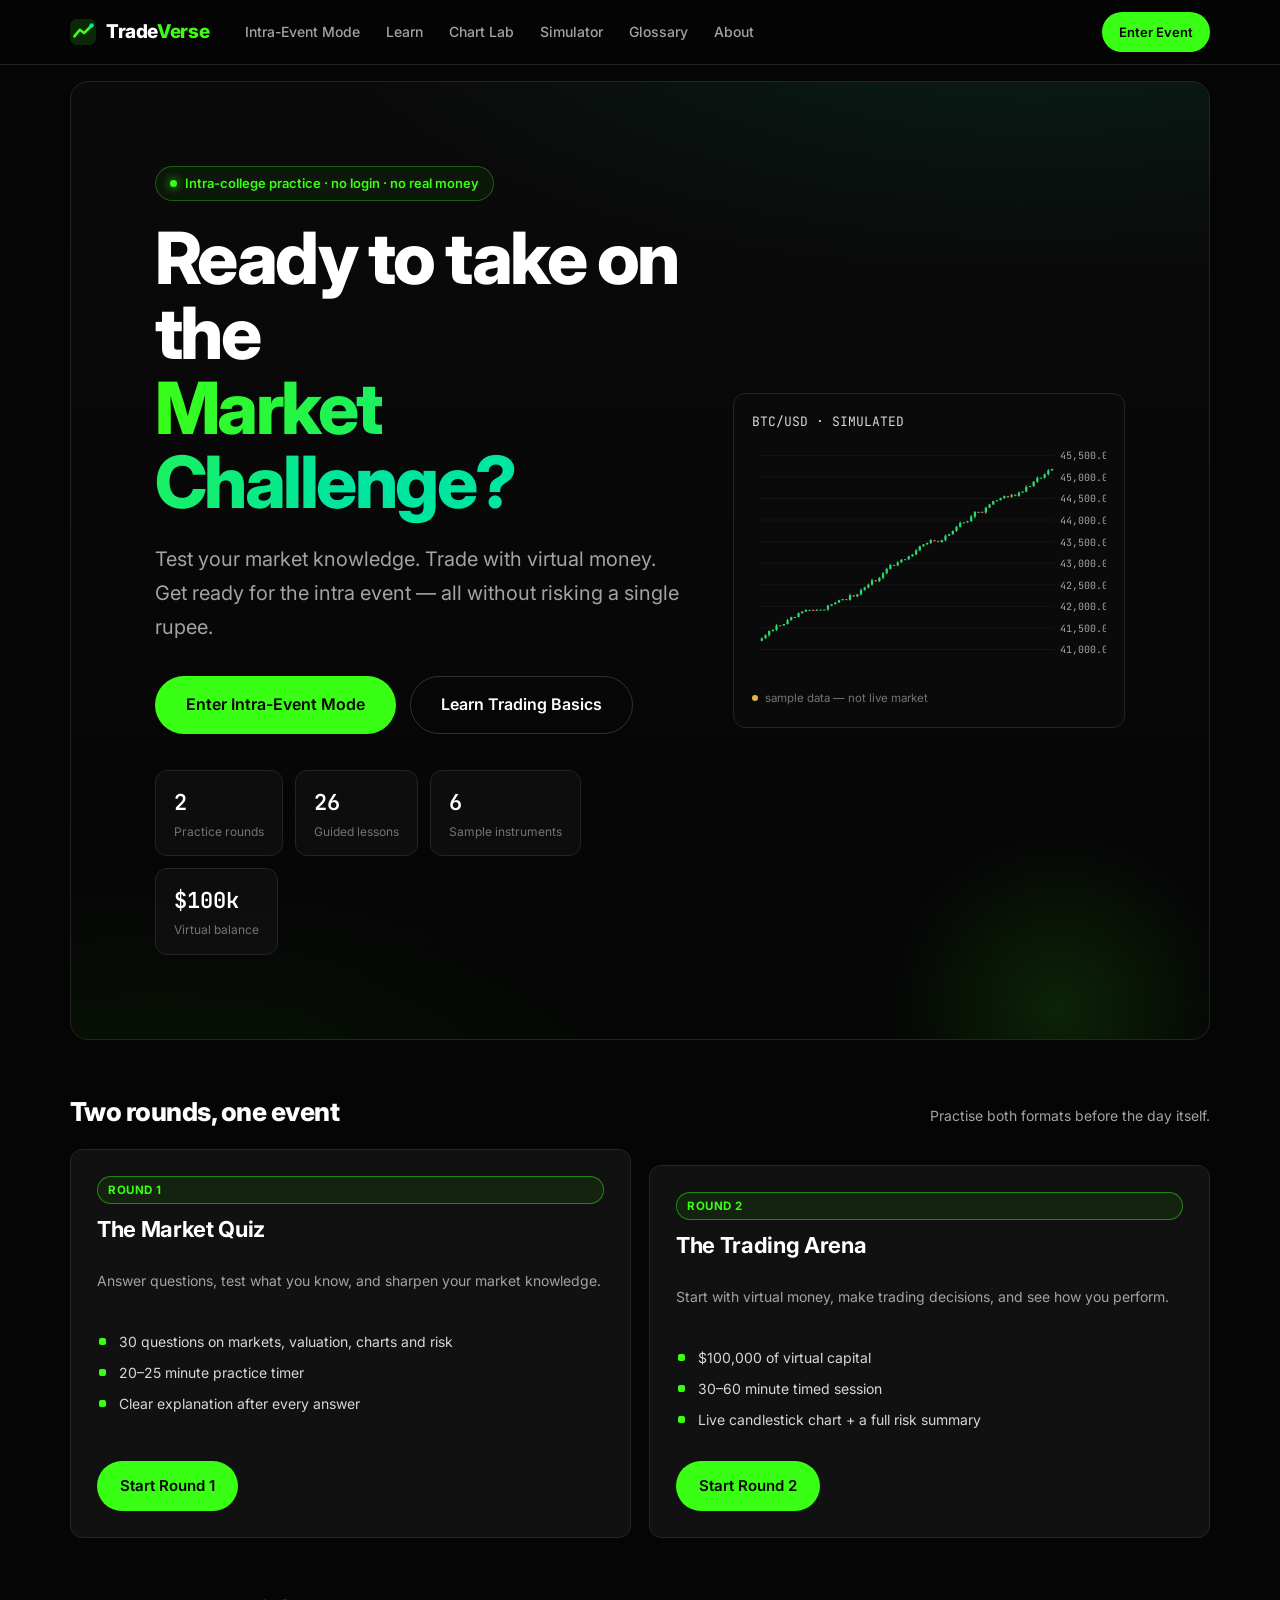
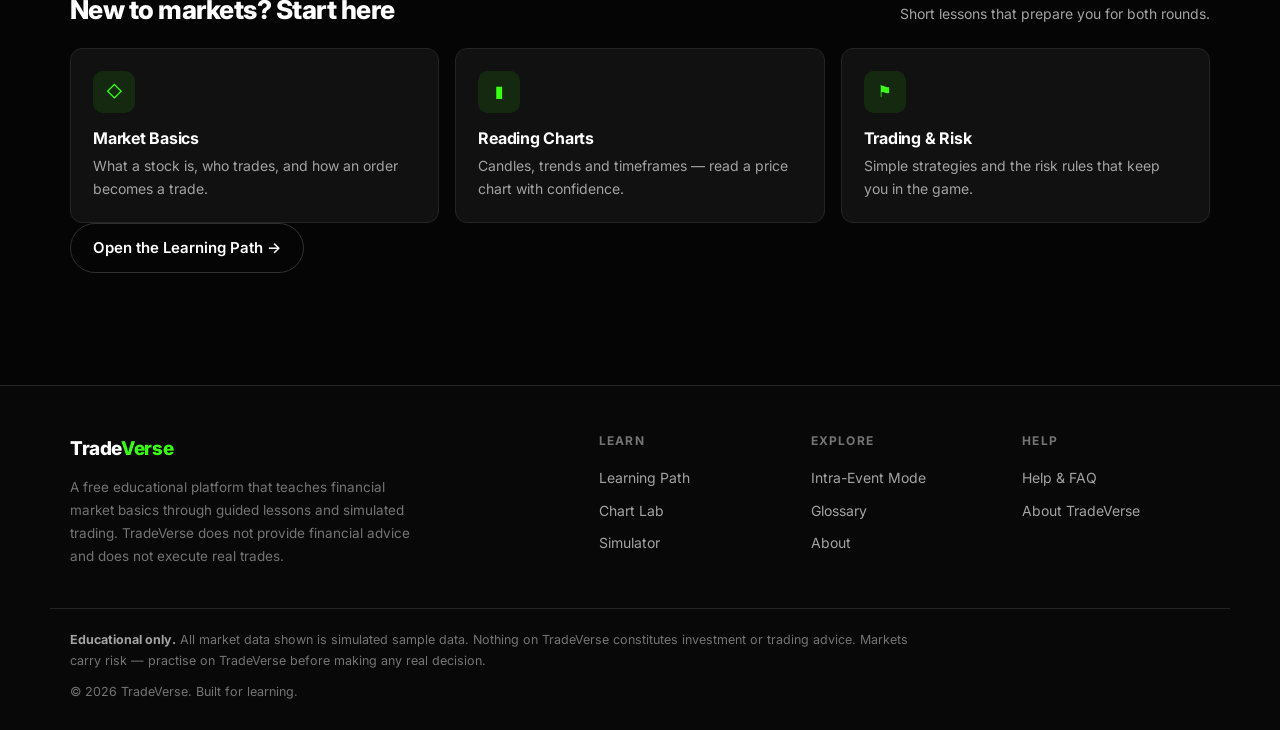
<file: index.html>
<!DOCTYPE html>
<html lang="en">
<head>
<meta charset="UTF-8">
<meta name="viewport" content="width=device-width, initial-scale=1.0, viewport-fit=cover">
<title>TradeVerse — Understand the Market. Practise Every Move.</title>
<meta name="description" content="TradeVerse is a free, educational trading simulator: practise a timed market quiz and a risk-free trading arena with virtual money, plus beginner lessons and interactive charts. No real money, no login.">
<meta name="robots" content="index, follow">
<meta name="color-scheme" content="dark">
<meta name="theme-color" content="#050505">

<link rel="canonical" href="https://tradeverse-simulation.netlify.app/">
<meta property="og:url" content="https://tradeverse-simulation.netlify.app/">
<meta property="og:type" content="website">
<meta property="og:site_name" content="TradeVerse">
<meta property="og:title" content="TradeVerse — Understand the Market. Practise Every Move.">
<meta property="og:description" content="Practise a timed market quiz and a risk-free trading arena with virtual money. Free, educational, no login — sample data only.">
<meta property="og:image" content="https://tradeverse-simulation.netlify.app/assets/og-image.svg">
<meta property="og:image:alt" content="TradeVerse — learn markets and practise trading risk-free">
<meta property="og:locale" content="en_US">
<meta name="twitter:card" content="summary_large_image">
<meta name="twitter:title" content="TradeVerse — Understand the Market. Practise Every Move.">
<meta name="twitter:description" content="Practise a timed market quiz and a risk-free trading arena with virtual money. Free, educational, no login — sample data only.">
<meta name="twitter:image" content="https://tradeverse-simulation.netlify.app/assets/og-image.svg">

<link rel="icon" type="image/svg+xml" href="assets/favicon.svg">
<link rel="preconnect" href="https://fonts.googleapis.com">
<link rel="preconnect" href="https://fonts.gstatic.com" crossorigin>
<link href="https://fonts.googleapis.com/css2?family=Inter:wght@400;500;600;700;800&family=JetBrains+Mono:wght@400;500;600&display=swap" rel="stylesheet">
<link rel="stylesheet" href="css/theme.css">
</head>
<body>
<a class="skip-link" href="#main">Skip to content</a>

<header class="site-header" id="site-header">
  <div class="container header-inner">
    <a class="brand" href="#/" data-route="home" aria-label="TradeVerse home">
      <svg class="brand-mark" width="26" height="26" viewBox="0 0 24 24" aria-hidden="true">
        <rect width="24" height="24" rx="6" fill="#39FF14" opacity="0.14"/>
        <path d="M4 16 L9 10 L13 13 L20 6" stroke="#39FF14" stroke-width="2.4" fill="none" stroke-linecap="round" stroke-linejoin="round"/>
        <circle cx="20" cy="6" r="2" fill="#00E5A0"/>
      </svg>
      <span class="brand-name">Trade<span class="brand-accent">Verse</span></span>
    </a>
    <nav class="main-nav" id="main-nav" aria-label="Primary">
      <a href="#/event" data-route="event">Intra-Event Mode</a>
      <a href="#/learn" data-route="learn">Learn</a>
      <a href="#/chart-lab" data-route="chart-lab">Chart Lab</a>
      <a href="#/simulator" data-route="simulator">Simulator</a>
      <a href="#/glossary" data-route="glossary">Glossary</a>
      <a href="#/about" data-route="about">About</a>
    </nav>
    <div class="header-actions">
      <a href="#/event" data-route="event" class="btn btn-primary btn-small">Enter Event</a>
      <button class="nav-toggle" id="nav-toggle" aria-expanded="false" aria-controls="main-nav" aria-label="Open navigation">
        <span></span><span></span><span></span>
      </button>
    </div>
  </div>
</header>

<main id="main" class="page" tabindex="-1">
  <div id="view" class="view" aria-live="polite"></div>
</main>

<footer class="site-footer">
  <div class="container footer-grid">
    <div class="footer-brand">
      <span class="brand-name">Trade<span class="brand-accent">Verse</span></span>
      <p>A free educational platform that teaches financial market basics through guided lessons and simulated trading. TradeVerse does not provide financial advice and does not execute real trades.</p>
    </div>
    <nav class="footer-nav" aria-label="Footer">
      <div class="footer-col">
        <h4>Learn</h4>
        <a href="#/learn" data-route="learn">Learning Path</a>
        <a href="#/chart-lab" data-route="chart-lab">Chart Lab</a>
        <a href="#/simulator" data-route="simulator">Simulator</a>
      </div>
      <div class="footer-col">
        <h4>Explore</h4>
        <a href="#/event" data-route="event">Intra-Event Mode</a>
        <a href="#/glossary" data-route="glossary">Glossary</a>
        <a href="#/about" data-route="about">About</a>
      </div>
      <div class="footer-col">
        <h4>Help</h4>
        <a href="#/help" data-route="help">Help &amp; FAQ</a>
        <a href="#/about" data-route="about">About TradeVerse</a>
      </div>
    </nav>
  </div>
  <div class="container footer-bottom">
    <p class="disclaimer">
      <strong>Educational only.</strong> All market data shown is simulated sample data. Nothing on TradeVerse constitutes investment or trading advice. Markets carry risk — practise on TradeVerse before making any real decision.
    </p>
    <p class="copyright">© <span id="year">2026</span> TradeVerse. Built for learning.</p>
  </div>
</footer>

<div class="modal-root" id="modal-root" hidden></div>
<div class="toast-root" id="toast-root" aria-live="polite" aria-atomic="true"></div>
<noscript><p class="noscript">TradeVerse needs JavaScript enabled to run its interactive lessons, charts, and simulator.</p></noscript>

<script src="js/format.js"></script>
<script src="js/dom.js"></script>
<script src="js/markdown.js"></script>
<script src="js/store.js"></script>
<script src="js/engine/simulation.js"></script>
<script src="js/engine/quiz.js"></script>
<script src="js/data/market.js"></script>
<script src="js/data/glossary.js"></script>
<script src="js/data/quiz-bank.js"></script>
<script src="js/data/lessons.js"></script>
<script src="js/chart.js"></script>
<script src="js/widgets.js"></script>
<script src="js/router.js"></script>
<script src="js/views/landing.js"></script>
<script src="js/views/learning-path.js"></script>
<script src="js/views/lesson.js"></script>
<script src="js/views/chart-lab.js"></script>
<script src="js/views/simulator.js"></script>
<script src="js/views/arena-hub.js"></script>
<script src="js/views/quiz.js"></script>
<script src="js/views/trading-arena.js"></script>
<script src="js/views/glossary.js"></script>
<script src="js/views/about-help.js"></script>
<script src="js/views/not-found.js"></script>
<script src="js/app.js"></script>
</body>
</html>
</file>
<file: css/theme.css>
/* ============================================================
   TradeVerse — design system
   Palette / type / components. Olymptrade-inspired direction,
   original implementation. No external image dependencies.
   ============================================================ */

:root {
  --bg: #050505;
  --bg-2: #080808;
  --surface: #111111;
  --surface-2: #161616;
  --surface-3: #191919;
  --hairline: #242424;
  --hairline-2: #303030;

  --text: #ffffff;
  --text-2: #d7d7d7;
  --text-mute: #a3a3a3;
  --text-dim: #747474;

  --accent: #39ff14;
  --accent-rgb: 57, 255, 20;
  --mint: #00e5a0;
  --up: #2fd672;
  --down: #ff5c5c;

  --danger: #ff5c5c;
  --warn: #e8b54a;

  --radius-s: 8px;
  --radius-m: 12px;
  --radius-l: 18px;
  --radius-pill: 999px;

  --shadow-s: 0 1px 2px rgba(0,0,0,.4);
  --shadow-m: 0 10px 30px rgba(0,0,0,.45);
  --shadow-l: 0 24px 70px rgba(0,0,0,.6);

  --font-ui: 'Inter', system-ui, -apple-system, 'Segoe UI', Roboto, Helvetica, Arial, sans-serif;
  --font-mono: 'JetBrains Mono', ui-monospace, 'Cascadia Code', Consolas, Menlo, monospace;

  --nav-h: 64px;
  --maxw: 1180px;
  --transition: 180ms cubic-bezier(.4,0,.2,1);

  --focus-ring: 0 0 0 3px rgba(var(--accent-rgb), .45);
}

* { box-sizing: border-box; }
html, body { margin: 0; padding: 0; }
html { scroll-behavior: smooth; }

body {
  background: var(--bg);
  color: var(--text);
  font-family: var(--font-ui);
  font-size: 16px;
  line-height: 1.6;
  -webkit-font-smoothing: antialiased;
  text-rendering: optimizeLegibility;
}

::selection { background: rgba(var(--accent-rgb), .28); color: #fff; }

img { max-width: 100%; display: block; }

a { color: var(--mint); text-decoration: none; }
a:hover { color: var(--accent); }

h1,h2,h3,h4,h5 { margin: 0; line-height: 1.2; font-weight: 700; letter-spacing: -.015em; }

:focus-visible {
  outline: none;
  box-shadow: var(--focus-ring);
  border-radius: 6px;
}

.skip-link {
  position: absolute; left: -999px; top: 8px; z-index: 200;
  background: var(--surface-3); color: var(--text); padding: 10px 16px;
  border-radius: var(--radius-s); border: 1px solid var(--hairline-2);
  font-weight: 600;
}
.skip-link:focus { left: 8px; }

.container { max-width: var(--maxw); margin: 0 auto; padding: 0 24px; }

/* ------------------------------------------------------------
   Buttons
   ------------------------------------------------------------ */
.btn {
  display: inline-flex; align-items: center; justify-content: center; gap: 8px;
  border: 1px solid transparent; border-radius: var(--radius-pill);
  font-family: var(--font-ui); font-weight: 600; font-size: 15px;
  padding: 12px 22px; cursor: pointer; text-decoration: none;
  transition: background var(--transition), border-color var(--transition),
              transform var(--transition), box-shadow var(--transition);
  min-height: 44px; white-space: nowrap; user-select: none;
}
.btn:active { transform: translateY(1px); }

.btn-primary { background: var(--accent); color: #050505; }
.btn-primary:hover { background: #5aff38; color: #050505; box-shadow: 0 8px 26px rgba(var(--accent-rgb), .35); }

.btn-outline { background: transparent; color: var(--text); border-color: var(--hairline-2); }
.btn-outline:hover { border-color: var(--accent); color: var(--accent); }

.btn-ghost { background: transparent; color: var(--text-mute); border-color: transparent; }
.btn-ghost:hover { color: var(--text); background: var(--surface-2); }

.btn-mint { background: var(--mint); color: #050505; }
.btn-mint:hover { background: #1fffb4; color: #050505; }

.btn-danger-outline { background: transparent; border-color: var(--hairline-2); color: var(--danger); }
.btn-danger-outline:hover { border-color: var(--danger); background: rgba(255,92,92,.08); }

.btn-small { padding: 8px 16px; font-size: 13px; min-height: 36px; border-radius: var(--radius-pill); }
.btn-large { padding: 15px 30px; font-size: 16px; }

.btn:disabled, .btn[aria-disabled="true"] { opacity: .45; cursor: not-allowed; transform: none !important; box-shadow: none; }

.icon-btn {
  display: inline-flex; align-items: center; justify-content: center;
  width: 40px; height: 40px; border-radius: var(--radius-s);
  border: 1px solid transparent; background: transparent; color: var(--text-mute);
  cursor: pointer; font-size: 18px; transition: all var(--transition);
}
.icon-btn:hover { color: var(--text); background: var(--surface-2); }

/* ------------------------------------------------------------
   Header / nav
   ------------------------------------------------------------ */
.site-header {
  position: sticky; top: 0; z-index: 100;
  background: rgba(5,5,5,.82);
  backdrop-filter: blur(14px);
  -webkit-backdrop-filter: blur(14px);
  border-bottom: 1px solid var(--hairline);
}
.header-inner { display: flex; align-items: center; gap: 24px; height: var(--nav-h); }

.brand { display: inline-flex; align-items: center; gap: 10px; text-decoration: none; color: var(--text); }
.brand-mark { flex: none; }
.brand-name { font-weight: 800; font-size: 19px; letter-spacing: -.02em; }
.brand-accent { color: var(--accent); }

.main-nav { display: flex; align-items: center; gap: 2px; margin-left: 8px; }
.main-nav a {
  color: var(--text-mute); font-size: 14px; font-weight: 500;
  padding: 8px 12px; border-radius: var(--radius-s); transition: color var(--transition), background var(--transition);
  text-decoration: none;
}
.main-nav a:hover { color: var(--text); background: var(--surface-2); }
.main-nav a.active { color: var(--accent); background: rgba(var(--accent-rgb), .08); }

.header-actions { margin-left: auto; display: flex; align-items: center; gap: 12px; }

.nav-toggle {
  display: none; flex-direction: column; justify-content: center; gap: 5px;
  width: 44px; height: 44px; background: var(--surface-2); border: 1px solid var(--hairline);
  border-radius: var(--radius-s); cursor: pointer; padding: 0 10px;
}
.nav-toggle span { height: 2px; background: var(--text); border-radius: 2px; transition: transform var(--transition), opacity var(--transition); }
.nav-toggle[aria-expanded="true"] span:nth-child(1) { transform: translateY(7px) rotate(45deg); }
.nav-toggle[aria-expanded="true"] span:nth-child(2) { opacity: 0; }
.nav-toggle[aria-expanded="true"] span:nth-child(3) { transform: translateY(-7px) rotate(-45deg); }

/* ------------------------------------------------------------
   Layout / page
   ------------------------------------------------------------ */
.page { min-height: 70vh; }
.view { padding: 0 0 72px; }
.view > .container { padding-top: 48px; }

.breadcrumbs {
  display: flex; flex-wrap: wrap; align-items: center; gap: 6px;
  font-size: 13px; color: var(--text-dim); margin-bottom: 20px;
}
.breadcrumbs a { color: var(--text-dim); text-decoration: none; }
.breadcrumbs a:hover { color: var(--accent); }
.breadcrumbs .sep { color: var(--hairline-2); }

.page-head { margin-bottom: 40px; max-width: 820px; }
.page-head .eyebrow {
  display: inline-flex; align-items: center; gap: 8px;
  font-size: 12px; font-weight: 700; letter-spacing: .14em; text-transform: uppercase;
  color: var(--accent); margin-bottom: 14px;
}
.page-head .eyebrow::before { content: ""; width: 22px; height: 2px; background: var(--accent); border-radius: 2px; }
.page-head h1 { font-size: clamp(34px, 5vw, 56px); font-weight: 800; letter-spacing: -.03em; }
.page-head .lead { color: var(--text-mute); font-size: 18px; line-height: 1.7; margin-top: 14px; max-width: 640px; }

/* ------------------------------------------------------------
   Cards
   ------------------------------------------------------------ */
.card {
  background: var(--surface); border: 1px solid var(--hairline);
  border-radius: var(--radius-m); padding: 24px;
}
.card + .card { margin-top: 16px; }

.card-grid {
  display: grid; gap: 16px;
  grid-template-columns: repeat(auto-fill, minmax(280px, 1fr));
}

.hover-card { transition: border-color var(--transition), transform var(--transition), background var(--transition); text-decoration: none; color: inherit; }
.hover-card:hover { border-color: var(--hairline-2); transform: translateY(-2px); background: var(--surface-2); }

.card-title { font-size: 17px; font-weight: 700; margin-bottom: 6px; }
.card-text { color: var(--text-mute); font-size: 14px; line-height: 1.65; }

.chip {
  display: inline-flex; align-items: center; gap: 6px;
  font-size: 12px; font-weight: 600; color: var(--text-mute);
  background: var(--surface-2); border: 1px solid var(--hairline);
  padding: 4px 10px; border-radius: var(--radius-pill);
}
.chip.accent { color: var(--accent); border-color: rgba(var(--accent-rgb), .35); background: rgba(var(--accent-rgb), .08); }
.chip.mint { color: var(--mint); border-color: rgba(0,229,160,.3); background: rgba(0,229,160,.06); }
.chip.mono { font-family: var(--font-mono); }

/* ------------------------------------------------------------
   Section headers
   ------------------------------------------------------------ */
.sec { margin-top: 56px; }
.sec-head { display: flex; align-items: baseline; justify-content: space-between; gap: 16px; margin-bottom: 22px; flex-wrap: wrap; }
.sec-title { font-size: 26px; font-weight: 800; letter-spacing: -.02em; }
.sec-sub { color: var(--text-mute); font-size: 14px; }

/* ------------------------------------------------------------
   Hero
   ------------------------------------------------------------ */
.hero {
  position: relative; overflow: hidden;
  border: 1px solid var(--hairline); border-radius: var(--radius-l);
  background:
    radial-gradient(1200px 500px at 85% -10%, rgba(0,229,160,.10), transparent 60%),
    radial-gradient(900px 420px at 8% 110%, rgba(57,255,20,.07), transparent 60%),
    linear-gradient(180deg, #0a0a0a, var(--bg));
  padding: clamp(44px, 7vw, 84px);
}
.hero::after {
  content: ""; position: absolute; inset: auto -40px -160px auto;
  width: 380px; height: 380px; border-radius: 50%;
  background: radial-gradient(circle, rgba(var(--accent-rgb), .12), transparent 65%);
  pointer-events: none;
}
.hero-grid { display: grid; grid-template-columns: 1.15fr .85fr; gap: 48px; align-items: center; position: relative; z-index: 1; }
.hero h1 { font-size: clamp(40px, 6vw, 72px); font-weight: 800; letter-spacing: -.035em; line-height: 1.04; }
.hero h1 .grad {
  background: linear-gradient(100deg, var(--accent), var(--mint) 70%);
  -webkit-background-clip: text; background-clip: text; color: transparent;
}
.hero .lead { color: var(--text-mute); font-size: clamp(17px, 2vw, 20px); line-height: 1.7; margin: 22px 0 32px; max-width: 540px; }
.hero-actions { display: flex; gap: 14px; flex-wrap: wrap; }

.hero-stats { display: flex; gap: 12px; flex-wrap: wrap; margin-top: 36px; }
.hero-stat { border: 1px solid var(--hairline); background: rgba(17,17,17,.65); border-radius: var(--radius-m); padding: 14px 18px; min-width: 120px; }
.hero-stat .v { font-family: var(--font-mono); font-size: 22px; font-weight: 600; }
.hero-stat .k { font-size: 12px; color: var(--text-dim); margin-top: 2px; }

.hero-viz { position: relative; border-radius: var(--radius-m); border: 1px solid var(--hairline); background: #0a0a0a; padding: 18px; }
.hero-viz .viz-bar { display: flex; align-items: center; justify-content: space-between; margin-bottom: 10px; }
.hero-viz .viz-bar .t { font-family: var(--font-mono); font-size: 13px; color: var(--text-2); }
.hero-viz .viz-bar .c { display: flex; gap: 8px; }
.pill-toggle { display: inline-flex; border: 1px solid var(--hairline-2); border-radius: var(--radius-pill); background: var(--surface); }
.pill-toggle button { border: 0; background: transparent; color: var(--text-mute); font: 600 12px var(--font-ui); padding: 6px 12px; border-radius: var(--radius-pill); cursor: pointer; transition: all var(--transition); }
.pill-toggle button.active { background: var(--accent); color: #050505; }
.pill-toggle button:hover:not(.active) { color: var(--text); }

.hero-badge { display: inline-flex; align-items: center; gap: 8px; border: 1px solid rgba(var(--accent-rgb), .3); color: var(--accent); font-weight: 600; font-size: 13px; border-radius: var(--radius-pill); padding: 6px 14px; background: rgba(var(--accent-rgb), .06); margin-bottom: 20px; }
.hero-badge::before { content: ""; width: 7px; height: 7px; border-radius: 50%; background: var(--accent); box-shadow: 0 0 10px var(--accent); }

/* ------------------------------------------------------------
   Feature + pathway
   ------------------------------------------------------------ */
.feature-list { display: grid; grid-template-columns: repeat(3, 1fr); gap: 16px; }
.feature { border: 1px solid var(--hairline); border-radius: var(--radius-m); background: var(--surface); padding: 22px; }
.feature .f-icon { width: 42px; height: 42px; border-radius: 10px; display: flex; align-items: center; justify-content: center; background: rgba(var(--accent-rgb), .1); color: var(--accent); margin-bottom: 16px; }
.feature h3 { font-size: 16px; margin-bottom: 6px; }
.feature p { color: var(--text-mute); font-size: 14px; line-height: 1.65; margin: 0; }

.module-groups { display: flex; flex-direction: column; gap: 14px; }
.module-group { border: 1px solid var(--hairline); border-radius: var(--radius-m); background: var(--surface); overflow: hidden; }
.module-group .module-head { display: flex; align-items: center; gap: 16px; padding: 18px 22px; cursor: pointer; user-select: none; }
.module-group .module-head:hover { background: var(--surface-2); }
.module-num { font-family: var(--font-mono); font-size: 13px; color: var(--accent); width: 24px; flex: none; }
.module-title { font-size: 16px; font-weight: 700; }
.module-meta { margin-left: auto; display: flex; align-items: center; gap: 10px; font-size: 12px; color: var(--text-dim); }
.module-lessons { display: grid; grid-template-columns: 1fr; }
.module-lessons a {
  display: flex; align-items: center; gap: 14px; padding: 13px 22px;
  color: var(--text-2); font-size: 14px; text-decoration: none;
  border-top: 1px solid var(--hairline); transition: background var(--transition);
}
.module-lessons a:hover { background: var(--surface-2); color: var(--text); }
.module-lessons .l-num { font-family: var(--font-mono); font-size: 12px; color: var(--text-dim); width: 28px; flex: none; text-align: right; }
.module-lessons .l-title { flex: 1; }
.module-lessons .chip { flex: none; }

/* ------------------------------------------------------------
   Lesson view
   ------------------------------------------------------------ */
.lesson-layout { display: grid; grid-template-columns: 260px 1fr; gap: 40px; align-items: start; }
.lesson-side { position: sticky; top: calc(var(--nav-h) + 20px); }
.lesson-side .side-label { font-size: 11px; font-weight: 700; letter-spacing: .12em; text-transform: uppercase; color: var(--text-dim); margin-bottom: 12px; }
.lesson-side nav { display: flex; flex-direction: column; gap: 2px; }
.lesson-side nav a { color: var(--text-mute); font-size: 13px; padding: 8px 12px; border-radius: var(--radius-s); text-decoration: none; border-left: 2px solid transparent; }
.lesson-side nav a:hover { color: var(--text); background: var(--surface-2); }
.lesson-side nav a.active { color: var(--text); background: var(--surface-2); border-left-color: var(--accent); }

.lesson-progress { height: 4px; background: var(--surface-3); border-radius: 4px; overflow: hidden; margin: 14px 0; }
.lesson-progress i { display: block; height: 100%; width: 0; background: linear-gradient(90deg, var(--accent), var(--mint)); transition: width .4s; }

.lesson-body { max-width: 720px; }
.lesson-body h2 { font-size: 26px; margin: 48px 0 12px; }
.lesson-body h3 { font-size: 20px; margin: 32px 0 10px; color: var(--text-2); }
.lesson-body p { color: var(--text-2); font-size: 16px; line-height: 1.75; margin: 14px 0; }
.lesson-body ul, .lesson-body ol { color: var(--text-2); padding-left: 20px; margin: 14px 0; }
.lesson-body li { margin: 8px 0; line-height: 1.7; }
.lesson-body strong { color: var(--text); }
.lesson-body blockquote { margin: 20px 0; padding: 14px 18px; border-left: 3px solid var(--accent); background: rgba(var(--accent-rgb), .06); border-radius: 0 var(--radius-s) var(--radius-s) 0; color: var(--text-2); }
.lesson-body blockquote p { margin: 0; }
.lesson-body code { font-family: var(--font-mono); font-size: .9em; background: var(--surface-2); border: 1px solid var(--hairline); padding: 2px 6px; border-radius: 6px; color: var(--mint); }
.lesson-body pre { background: #0a0a0a; border: 1px solid var(--hairline); border-radius: var(--radius-s); padding: 16px 18px; overflow-x: auto; margin: 18px 0; }
.lesson-body pre code { background: none; border: 0; padding: 0; color: var(--text-2); font-size: 13.5px; line-height: 1.65; }
.lesson-body table { width: 100%; border-collapse: collapse; margin: 18px 0; font-size: 14px; }
.lesson-body th { text-align: left; font-size: 12px; text-transform: uppercase; letter-spacing: .08em; color: var(--text-dim); border-bottom: 1px solid var(--hairline-2); padding: 8px 10px; }
.lesson-body td { border-bottom: 1px solid var(--hairline); padding: 9px 10px; color: var(--text-2); }
.lesson-body td.mono, .lesson-body th.mono { font-family: var(--font-mono); font-variant-numeric: tabular-nums; }
.lesson-body hr { border: 0; border-top: 1px solid var(--hairline); margin: 32px 0; }

.term { color: var(--accent); border-bottom: 1px dashed rgba(var(--accent-rgb), .5); cursor: help; }

.callout { border-radius: var(--radius-m); padding: 16px 18px; margin: 22px 0; font-size: 14.5px; line-height: 1.65; }
.callout .co-label { display: block; font-weight: 700; font-size: 12px; letter-spacing: .08em; text-transform: uppercase; margin-bottom: 6px; }
.callout.key { background: rgba(var(--accent-rgb), .07); border: 1px solid rgba(var(--accent-rgb), .25); }
.callout.key .co-label { color: var(--accent); }
.callout.warn { background: rgba(232,181,74,.08); border: 1px solid rgba(232,181,74,.3); }
.callout.warn .co-label { color: var(--warn); }
.callout.info { background: rgba(0,229,160,.06); border: 1px solid rgba(0,229,160,.25); }
.callout.info .co-label { color: var(--mint); }

.learn-nav { display: flex; align-items: center; justify-content: space-between; gap: 12px; margin-top: 44px; padding-top: 24px; border-top: 1px solid var(--hairline); }
.learn-nav .why-next { flex: 1; max-width: 380px; font-size: 13px; color: var(--text-dim); line-height: 1.6; }
.learn-nav .why-next strong { display: block; font-size: 11px; letter-spacing: .1em; text-transform: uppercase; color: var(--mint); margin-bottom: 2px; }

/* ------------------------------------------------------------
   Charts / trading
   ------------------------------------------------------------ */
.trading-tools { display: flex; flex-wrap: wrap; gap: 10px; align-items: center; margin-bottom: 16px; }
.toolbar { display: flex; flex-wrap: wrap; gap: 10px; align-items: center; }

.select, .input-text {
  background: var(--surface-2); color: var(--text); border: 1px solid var(--hairline-2);
  border-radius: var(--radius-s); font-family: var(--font-ui); font-size: 14px;
  padding: 9px 12px; min-height: 40px;
}
.select:focus-visible, .input-text:focus-visible { border-color: var(--accent); }

.select { padding-right: 34px; appearance: none; background-image: url("data:image/svg+xml,%3Csvg xmlns='http://www.w3.org/2000/svg' width='10' height='6'%3E%3Cpath d='M1 1l4 4 4-4' stroke='%23a3a3a3' fill='none' stroke-width='1.6' stroke-linecap='round'/%3E%3C/svg%3E"); background-repeat: no-repeat; background-position: right 12px center; }

.chart-panel { background: #0a0a0a; border: 1px solid var(--hairline); border-radius: var(--radius-m); padding: 18px; }
.chart-wrap { position: relative; width: 100%; }
.chart-wrap canvas { display: block; width: 100%; height: auto; touch-action: pan-y; }
.chart-legend { display: flex; align-items: center; gap: 18px; padding: 0 4px 12px; font-size: 12.5px; color: var(--text-mute); flex-wrap: wrap; }
.chart-legend .lg { display: inline-flex; align-items: center; gap: 7px; }
.chart-legend .lg i { width: 9px; height: 9px; border-radius: 2px; display: inline-block; }
.sim-data-tag { display: inline-flex; align-items: center; gap: 7px; margin-left: auto; font-size: 11.5px; color: var(--text-dim); }
.sim-data-tag::before { content: ""; width: 6px; height: 6px; border-radius: 50%; background: var(--warn); }

.chart-tooltip {
  position: absolute; pointer-events: none; z-index: 5;
  background: #000; border: 1px solid var(--hairline-2); border-radius: 8px;
  padding: 10px 12px; font-size: 12px; color: var(--text-2); box-shadow: var(--shadow-m);
  min-width: 150px; transform: translate(-50%, -110%); white-space: nowrap;
}
.chart-tooltip .tt-title { font-weight: 700; color: var(--text-2); display: flex; align-items: center; gap: 8px; }
.chart-tooltip .tt-row { display: flex; justify-content: space-between; gap: 20px; margin-top: 3px; font-variant-numeric: tabular-nums; }
.chart-tooltip .tt-row b { font-family: var(--font-mono); font-weight: 600; }
.tt-up b { color: var(--up); }
.tt-down b { color: var(--down); }
.tt-default b { color: var(--text); }

/* ------------------------------------------------------------
   OHLC inspector / validator
   ------------------------------------------------------------ */
.ohlc-grid { display: grid; grid-template-columns: repeat(4, 1fr); gap: 8px; }
.ohlc-cell { background: var(--surface-2); border: 1px solid var(--hairline); border-radius: var(--radius-s); padding: 10px 14px; text-align: center; }
.ohlc-cell .k { font-size: 10px; letter-spacing: .12em; text-transform: uppercase; color: var(--text-dim); }
.ohlc-cell .v { font-family: var(--font-mono); font-size: 18px; font-weight: 600; margin-top: 2px; font-variant-numeric: tabular-nums; }
.ohlc-cell.up .v { color: var(--up); }
.ohlc-cell.down .v { color: var(--down); }

.validator-panel { border: 1px solid var(--hairline); border-radius: var(--radius-s); background: var(--surface-2); padding: 12px 16px; margin-top: 12px; font-size: 13px; color: var(--text-2); }
.validator-panel .ok { color: var(--up); }
.validator-panel .bad { color: var(--down); font-weight: 700; }

/* ------------------------------------------------------------
   Simulator layout
   ------------------------------------------------------------ */
.sim-layout { display: grid; grid-template-columns: 1fr 340px; gap: 20px; align-items: start; }

.portfolio-strip { display: grid; grid-template-columns: repeat(4, 1fr); gap: 12px; margin-bottom: 20px; }
.portfolio-strip .pcell { background: var(--surface); border: 1px solid var(--hairline); border-radius: var(--radius-m); padding: 14px 18px; }
.portfolio-strip .pcell .k { font-size: 11px; letter-spacing: .1em; text-transform: uppercase; color: var(--text-dim); }
.portfolio-strip .pcell .v { font-family: var(--font-mono); font-size: 22px; font-weight: 600; margin-top: 4px; font-variant-numeric: tabular-nums; }
.v-up { color: var(--up); }
.v-down { color: var(--down); }
.v-flat { color: var(--text-2); }

.order-ticket { border: 1px solid var(--hairline); border-radius: var(--radius-m); background: var(--surface); overflow: hidden; }
.ot-header { display: flex; align-items: center; gap: 12px; padding: 14px 18px; border-bottom: 1px solid var(--hairline); }
.side-tabs { display: grid; grid-template-columns: 1fr 1fr; gap: 8px; padding: 0 18px 14px; border-bottom: 1px solid var(--hairline); }
.side-tab { border: 1px solid var(--hairline-2); background: transparent; color: var(--text-mute); font: 700 13px var(--font-ui); padding: 10px; border-radius: var(--radius-s); cursor: pointer; transition: all var(--transition); }
.side-tab.active-buy { background: rgba(47,214,114,.14); border-color: rgba(47,214,114,.5); color: var(--up); }
.side-tab.active-sell { background: rgba(255,92,92,.12); border-color: rgba(255,92,92,.5); color: var(--down); }

.ot-body { padding: 16px 18px; display: grid; gap: 14px; }
.field { display: grid; gap: 6px; }
.field label { font-size: 12px; color: var(--text-mute); font-weight: 600; }
.field .hint { font-size: 11.5px; color: var(--text-dim); }
.input-price, .input-qty {
  background: #0a0a0a; color: var(--text); border: 1px solid var(--hairline-2);
  border-radius: var(--radius-s); font-family: var(--font-mono); font-size: 16px;
  padding: 10px 12px; min-height: 44px; width: 100%; font-variant-numeric: tabular-nums;
}
.input-price:focus-visible, .input-qty:focus-visible { border-color: var(--accent); }
.qty-row { display: flex; gap: 6px; }
.quick-qty { flex: 1; border: 1px solid var(--hairline-2); background: var(--surface-2); color: var(--text-mute); border-radius: var(--radius-s); font: 600 12px var(--font-ui); padding: 6px 0; cursor: pointer; }
.quick-qty:hover { color: var(--text); border-color: var(--accent); }

.ot-total { display: flex; justify-content: space-between; font-size: 13px; color: var(--text-mute); padding-top: 12px; border-top: 1px dashed var(--hairline-2); }
.ot-total b { font-family: var(--font-mono); color: var(--text); }

.table-wrap { overflow-x: auto; border: 1px solid var(--hairline); border-radius: var(--radius-m); background: var(--surface); }
table.tbl { width: 100%; border-collapse: collapse; font-size: 13.5px; min-width: 560px; }
table.tbl th { text-align: left; font-size: 11px; letter-spacing: .1em; text-transform: uppercase; color: var(--text-dim); padding: 12px 14px; border-bottom: 1px solid var(--hairline); font-weight: 700; }
table.tbl td { padding: 12px 14px; border-bottom: 1px solid var(--hairline); color: var(--text-2); vertical-align: middle; }
table.tbl tr:last-child td { border-bottom: 0; }
table.tbl .num { font-family: var(--font-mono); font-variant-numeric: tabular-nums; }
.mono { font-family: var(--font-mono); font-variant-numeric: tabular-nums; }

.empty-state { text-align: center; padding: 34px 18px; color: var(--text-dim); font-size: 14px; }

/* Pending order status */
.status { display: inline-flex; align-items: center; gap: 6px; font-size: 12px; font-weight: 600; padding: 3px 10px; border-radius: var(--radius-pill); }
.status.pending { color: var(--warn); background: rgba(232,181,74,.12); }
.status.filled { color: var(--up); background: rgba(47,214,114,.12); }
.status.cancelled { color: var(--text-dim); background: var(--surface-2); }
.status.rejected { color: var(--danger); background: rgba(255,92,92,.12); }

/* ------------------------------------------------------------
   Quiz + competition
   ------------------------------------------------------------ */
.quiz-shell { max-width: 780px; }
.quiz-topbar { position: sticky; top: var(--nav-h); z-index: 20; display: flex; align-items: center; gap: 14px; background: rgba(5,5,5,.9); backdrop-filter: blur(10px); border: 1px solid var(--hairline); border-radius: var(--radius-m); padding: 12px 16px; margin-bottom: 18px; flex-wrap: wrap; }
.quiz-topbar .t-label { font-size: 12px; color: var(--text-dim); font-weight: 600; }
.timer-chip { display: inline-flex; align-items: center; gap: 8px; font-family: var(--font-mono); font-size: 16px; font-weight: 600; color: var(--text); padding: 6px 12px; border: 1px solid var(--hairline-2); border-radius: var(--radius-pill); }
.timer-chip.low { color: var(--danger); border-color: rgba(255,92,92,.5); background: rgba(255,92,92,.08); animation: pulse 1.6s ease-in-out infinite; }
@keyframes pulse { 50% { box-shadow: 0 0 0 4px rgba(255,92,92,.12); } }

.q-nav { display: flex; flex-wrap: wrap; gap: 6px; }
.q-dot { width: 30px; height: 30px; border-radius: 8px; border: 1px solid var(--hairline-2); background: transparent; color: var(--text-mute); font: 600 12px var(--font-ui); cursor: pointer; }
.q-dot:hover { border-color: var(--accent); color: var(--text); }
.q-dot.answered { background: rgba(var(--accent-rgb), .16); border-color: rgba(var(--accent-rgb), .5); color: var(--accent); }
.q-dot.correct { background: rgba(47,214,114,.22); border-color: var(--up); color: var(--up); }
.q-dot.wrong { background: rgba(255,92,92,.18); border-color: var(--danger); color: var(--danger); }
.q-dot.current { box-shadow: 0 0 0 2px var(--accent); }

.question-card { border: 1px solid var(--hairline); background: var(--surface); border-radius: var(--radius-m); padding: 24px; }
.q-cat { font-size: 11px; font-weight: 700; letter-spacing: .1em; text-transform: uppercase; color: var(--mint); margin-bottom: 10px; }
.q-text { font-size: 18px; font-weight: 700; line-height: 1.45; margin-bottom: 20px; }
.q-options { display: grid; gap: 10px; }
.q-option { display: flex; align-items: center; gap: 12px; width: 100%; text-align: left; background: var(--surface-2); border: 1px solid var(--hairline-2); color: var(--text-2); padding: 13px 16px; border-radius: var(--radius-s); font: 500 15px var(--font-ui); cursor: pointer; transition: all var(--transition); min-height: 46px; }
.q-option:hover:not(:disabled) { border-color: var(--accent); color: var(--text); }
.q-option .key { font-family: var(--font-mono); font-size: 12px; color: var(--text-dim); width: 18px; flex: none; }
.q-option.selected { border-color: var(--accent); background: rgba(var(--accent-rgb), .1); }
.q-option.correct-final { border-color: var(--up); background: rgba(47,214,114,.12); }
.q-option.wrong-final { border-color: var(--danger); background: rgba(255,92,92,.12); }
.q-option:disabled { cursor: default; opacity: 1; }

.q-footer { display: flex; align-items: center; justify-content: space-between; gap: 12px; margin-top: 18px; flex-wrap: wrap; }
.q-explanation { border-top: 1px dashed var(--hairline-2); margin-top: 18px; padding-top: 14px; font-size: 14px; color: var(--text-2); line-height: 1.7; }
.q-explanation .ex-label { color: var(--mint); font-weight: 700; margin-bottom: 4px; }

.results-panel { border: 1px solid var(--hairline); border-radius: var(--radius-m); background: var(--surface); padding: 28px; }
.score-ring { display: grid; grid-template-columns: auto 1fr; gap: 28px; align-items: center; }
.score-num { font-family: var(--font-mono); font-size: 64px; font-weight: 700; line-height: 1; }
.score-num small { font-size: 22px; color: var(--text-dim); font-weight: 500; }

.bars { display: grid; gap: 10px; max-width: 560px; }
.bar-row { display: grid; grid-template-columns: 110px 1fr 44px; align-items: center; gap: 12px; font-size: 13px; color: var(--text-mute); }
.bar-row .bar { height: 10px; background: var(--surface-2); border-radius: 6px; overflow: hidden; }
.bar-row .bar i { display: block; height: 100%; border-radius: 6px; transition: width .6s; }

.expl-grid { display: grid; gap: 10px; margin-top: 20px; }
.expl-item { border: 1px solid var(--hairline); border-radius: var(--radius-s); background: var(--surface-2); padding: 12px 14px; }
.expl-item .row { display: flex; align-items: baseline; justify-content: space-between; gap: 10px; }
.expl-item .row b { font-size: 14px; }
.expl-item .tag { font-size: 11px; font-weight: 700; padding: 2px 8px; border-radius: var(--radius-pill); }
.expl-item .tag.good { color: var(--up); background: rgba(47,214,114,.12); }
.expl-item .tag.mid { color: var(--warn); background: rgba(232,181,74,.12); }
.expl-item .tag.bad { color: var(--danger); background: rgba(255,92,92,.12); }
.expl-item p { margin: 6px 0 0; font-size: 13px; color: var(--text-mute); line-height: 1.6; }

/* ------------------------------------------------------------
   Glossary
   ------------------------------------------------------------ */
.gloss-search { max-width: 460px; position: relative; margin-bottom: 26px; }
.gloss-search input { width: 100%; padding: 12px 14px 12px 42px; }
.gloss-search .ico { position: absolute; left: 14px; top: 50%; transform: translateY(-50%); color: var(--text-dim); display: flex; }
.gloss-list { display: grid; grid-template-columns: repeat(auto-fill, minmax(280px, 1fr)); gap: 12px; }
.gloss-item { border: 1px solid var(--hairline); border-radius: var(--radius-m); background: var(--surface); padding: 18px; }
.gloss-item h3 { font-size: 15px; margin-bottom: 6px; }
.gloss-item p { color: var(--text-mute); font-size: 13.5px; line-height: 1.65; margin: 0; }

/* ------------------------------------------------------------
   Modal
   ------------------------------------------------------------ */
.modal-root { position: fixed; inset: 0; z-index: 300; display: flex; align-items: center; justify-content: center; padding: 20px; }
.modal-root[hidden] { display: none; }
.modal-backdrop { position: absolute; inset: 0; background: rgba(0,0,0,.7); backdrop-filter: blur(3px); }
.modal-dialog { position: relative; width: 100%; max-width: 520px; max-height: 82vh; overflow: auto; background: var(--surface-2); border: 1px solid var(--hairline-2); border-radius: var(--radius-m); padding: 26px; box-shadow: var(--shadow-l); }
.modal-dialog h2 { font-size: 20px; margin-bottom: 12px; padding-right: 36px; }
.modal-dialog p { color: var(--text-2); font-size: 14.5px; line-height: 1.7; }
.modal-close { position: absolute; top: 14px; right: 14px; }

/* ------------------------------------------------------------
   Toasts
   ------------------------------------------------------------ */
.toast-root { position: fixed; right: 18px; bottom: 18px; z-index: 400; display: grid; gap: 10px; max-width: min(380px, calc(100vw - 36px)); }
.toast { background: var(--surface-3); border: 1px solid var(--hairline-2); border-left: 3px solid var(--accent); border-radius: var(--radius-s); padding: 13px 16px; font-size: 14px; color: var(--text-2); box-shadow: var(--shadow-m); animation: toastIn .28s cubic-bezier(.2,.8,.2,1); }
.toast.error { border-left-color: var(--danger); }
.toast.warn { border-left-color: var(--warn); }
@keyframes toastIn { from { opacity: 0; transform: translateY(10px); } }

/* ------------------------------------------------------------
   Footer
   ------------------------------------------------------------ */
.site-footer { border-top: 1px solid var(--hairline); background: var(--bg-2); margin-top: 40px; }
.footer-grid { display: grid; grid-template-columns: 1.6fr 2fr; gap: 40px; padding-top: 48px; padding-bottom: 40px; }
.footer-brand p { color: var(--text-dim); font-size: 13.5px; line-height: 1.7; margin: 12px 0 0; max-width: 360px; }
.footer-nav { display: grid; grid-template-columns: repeat(3, 1fr); gap: 24px; }
.footer-col h4 { font-size: 12px; font-weight: 700; letter-spacing: .1em; text-transform: uppercase; color: var(--text-dim); margin-bottom: 14px; }
.footer-col a { display: block; color: var(--text-mute); font-size: 14px; padding: 5px 0; text-decoration: none; }
.footer-col a:hover { color: var(--accent); }
.footer-bottom { border-top: 1px solid var(--hairline); padding-top: 20px; padding-bottom: 28px; }
.footer-bottom .disclaimer { color: var(--text-dim); font-size: 12.5px; line-height: 1.7; max-width: 860px; margin: 0; }
.footer-bottom .disclaimer strong { color: var(--text-mute); }
.footer-bottom .copyright { color: var(--text-dim); font-size: 12.5px; margin: 10px 0 0; }

.noscript { color: var(--warn); text-align: center; padding: 24px; font-weight: 600; }

/* ------------------------------------------------------------
   Interactive lesson widgets
   ------------------------------------------------------------ */
.widget { border: 1px solid var(--hairline); border-radius: var(--radius-m); background: #0a0a0a; padding: 20px; margin: 22px 0; }
.widget .widget-title { font-size: 13px; font-weight: 700; color: var(--mint); letter-spacing: .06em; text-transform: uppercase; margin-bottom: 12px; }
.widget .widget-hint { font-size: 13px; color: var(--text-mute); margin-bottom: 14px; line-height: 1.6; }

.range-row { display: grid; grid-template-columns: 170px 1fr 90px; gap: 12px; align-items: center; margin: 8px 0; font-size: 13px; }
.range-row label { color: var(--text-2); font-weight: 600; }
.range-row .range-val { font-family: var(--font-mono); color: var(--mint); text-align: right; }
input[type="range"].range { -webkit-appearance: none; appearance: none; width: 100%; height: 4px; border-radius: 4px; background: var(--hairline-2); outline: none; }
input[type="range"].range::-webkit-slider-thumb { -webkit-appearance: none; width: 16px; height: 16px; border-radius: 50%; background: var(--accent); cursor: pointer; border: 2px solid #050505; box-shadow: 0 0 0 1px rgba(var(--accent-rgb), .5); }
input[type="range"].range::-moz-range-thumb { width: 14px; height: 14px; border-radius: 50%; background: var(--accent); cursor: pointer; border: 2px solid #050505; }
input[type="range"].range:disabled { opacity: .4; }

.widget-candle { display: grid; grid-template-columns: 1fr 220px; gap: 22px; align-items: center; }
.widget-readout { font-size: 13px; color: var(--text-mute); line-height: 1.7; }
.widget-readout b { font-family: var(--font-mono); color: var(--text); font-weight: 600; }
.widget-readout .ok { color: var(--up); } .widget-readout .bad { color: var(--danger); font-weight: 700; }
.widget-actions { display: flex; gap: 8px; flex-wrap: wrap; margin-top: 12px; }
.widget-tag { display: inline-flex; gap: 6px; font-size: 11.5px; padding: 3px 9px; border-radius: var(--radius-pill); border: 1px solid var(--hairline-2); color: var(--text-mute); font-weight: 600; }
.widget-tag.on { color: var(--accent); border-color: rgba(var(--accent-rgb), .45); background: rgba(var(--accent-rgb), .08); }
@media (max-width: 720px) { .widget-candle { grid-template-columns: 1fr; } }

/* ------------------------------------------------------------
   Utilities
   ------------------------------------------------------------ */
.row { display: flex; align-items: center; gap: 10px; flex-wrap: wrap; }
.stack { display: grid; gap: 12px; }
.mt { margin-top: 16px; } .mt-2 { margin-top: 24px; }
.mb { margin-bottom: 16px; }
.right { margin-left: auto; }
.hidden { display: none !important; }
.sr-only { position: absolute; width: 1px; height: 1px; padding: 0; margin: -1px; overflow: hidden; clip: rect(0,0,0,0); white-space: nowrap; border: 0; }

.text-up { color: var(--up); } .text-down { color: var(--down); } .text-accent { color: var(--accent); } .text-mint { color: var(--mint); } .text-mute { color: var(--text-mute); } .text-dim { color: var(--text-dim); }

.divider { border: 0; border-top: 1px solid var(--hairline); margin: 32px 0; }

.loading, .error-state { text-align: center; padding: 80px 20px; color: var(--text-mute); }
.error-state h2 { color: var(--danger); margin-bottom: 8px; }
.error-state p { color: var(--text-dim); }

/* ------------------------------------------------------------
   Responsive
   ------------------------------------------------------------ */
@media (max-width: 1080px) {
  .hero-grid { grid-template-columns: 1fr; gap: 32px; }
  .sim-layout { grid-template-columns: 1fr; }
  .order-ticket { max-width: 480px; }
  .portfolio-strip { grid-template-columns: repeat(2, 1fr); }
  .feature-list { grid-template-columns: repeat(2, 1fr); }
  .lesson-layout { grid-template-columns: 1fr; }
  .lesson-side { position: static; }
  .lesson-side nav { flex-direction: row; flex-wrap: wrap; }
  .lesson-side nav a { border-left: 0; border-bottom: 2px solid transparent; border-radius: 0; }
  .lesson-side nav a.active { border-bottom-color: var(--accent); }
}

@media (max-width: 820px) {
  .main-nav { display: none; }
  .main-nav.open { display: flex; position: absolute; top: var(--nav-h); left: 0; right: 0; flex-direction: column; align-items: stretch; gap: 4px; background: rgba(5,5,5,.97); border-bottom: 1px solid var(--hairline); padding: 12px 20px 18px; }
  .main-nav.open a { padding: 12px 12px; font-size: 15px; }
  .nav-toggle { display: flex; }
  .header-actions .btn-primary { display: none; }
  .feature-list { grid-template-columns: 1fr; }
  .footer-grid { grid-template-columns: 1fr; gap: 28px; }
  .footer-nav { grid-template-columns: repeat(2, 1fr); }
  .score-ring { grid-template-columns: 1fr; gap: 16px; }
  .ohlc-grid { grid-template-columns: repeat(2, 1fr); }
  .portfolio-strip { grid-template-columns: 1fr 1fr; }
}

@media (max-width: 520px) {
  .container { padding: 0 16px; }
  .portfolio-strip { grid-template-columns: 1fr; }
  .footer-nav { grid-template-columns: 1fr; }
  .hero { padding: 36px 22px; }
  .hero-actions .btn { width: 100%; }
  .learn-nav { flex-direction: column; align-items: stretch; }
  .learn-nav .why-next { max-width: none; }
  .q-options { grid-template-columns: 1fr; }
}

@media (prefers-reduced-motion: reduce) {
  *, *::before, *::after {
    animation-duration: .001ms !important;
    animation-iteration-count: 1 !important;
    transition-duration: .001ms !important;
    scroll-behavior: auto !important;
  }
}

/* ============================================================
   VIEW-SPECIFIC STYLES
   ============================================================ */

/* ---- Shared: tags, banners, tables, empty states ---- */
.tag { display:inline-flex; align-items:center; gap:6px; font-size:11.5px; font-weight:700; letter-spacing:.05em; text-transform:uppercase; padding:4px 10px; border-radius:var(--radius-pill); border:1px solid var(--hairline-2); color:var(--text-mute); background:var(--surface-2); }
.tag-primary { color:var(--accent); border-color:rgba(var(--accent-rgb),.45); background:rgba(var(--accent-rgb),.08); }
.tag-dim { color:var(--text-dim); }
.tag-buy { color:var(--up); border-color:rgba(47,214,114,.45); background:rgba(47,214,114,.1); }
.tag-sell { color:var(--down); border-color:rgba(255,92,92,.45); background:rgba(255,92,92,.1); }

.banner { border:1px solid var(--hairline); border-left:3px solid var(--accent); background:var(--surface); border-radius:var(--radius-m); padding:14px 18px; font-size:14px; color:var(--text-2); line-height:1.6; margin-bottom:24px; }
.banner.warn { border-left-color:var(--warn); background:rgba(232,181,74,.06); }

.pos { color:var(--up); }
.neg { color:var(--down); }

.empty { color:var(--text-dim); font-size:14px; text-align:center; padding:18px; margin:0; }
.center { text-align:center; }

.mini-table { width:100%; border-collapse:collapse; font-size:14px; margin:14px 0; }
.mini-table td { padding:8px 10px; border-bottom:1px solid var(--hairline); color:var(--text-2); }
.mini-table td:first-child { color:var(--text-mute); font-weight:600; width:46%; }
.mini-table td:last-child { font-family:var(--font-mono); color:var(--text); text-align:right; }

.plain-list { list-style:none; padding:0; margin:12px 0 18px; display:grid; gap:8px; }
.plain-list li { position:relative; padding-left:22px; color:var(--text-2); font-size:14px; line-height:1.65; }
.plain-list li::before { content:""; position:absolute; left:2px; top:8px; width:7px; height:7px; border-radius:2px; background:var(--accent); }

/* ---- Learning Path ---- */
.prog-row { height:10px; background:var(--surface-3); border-radius:8px; overflow:hidden; margin:6px 0 8px; }
.prog { display:block; height:100%; background:linear-gradient(90deg,var(--accent),var(--mint)); border-radius:8px; transition:width .5s; min-width:0; }
.prog.mini { height:4px; width:0; margin:0; border-radius:4px; }
.prog-meta { color:var(--text-dim); font-size:13px; margin-bottom:26px; }

.module-groups { display:flex; flex-direction:column; gap:16px; }
.module-card { border:1px solid var(--hairline); border-radius:var(--radius-m); background:var(--surface); overflow:hidden; }
.module-head { display:flex; align-items:center; gap:16px; padding:18px 22px; border-bottom:1px solid var(--hairline); }
.module-index { font-family:var(--font-mono); font-size:20px; color:var(--accent); flex:none; }
.module-head h2 { font-size:17px; margin:0; }
.module-sub { color:var(--text-mute); font-size:13px; margin-top:2px; }
.module-meta { margin-left:auto; display:flex; align-items:flex-end; flex-direction:column; gap:6px; font-size:12px; color:var(--text-dim); white-space:nowrap; }

.lesson-list { list-style:none; margin:0; padding:0; }
.lesson-label { font-size:11px; font-weight:700; letter-spacing:.1em; text-transform:uppercase; color:var(--text-dim); padding:14px 22px 6px; }
.lesson-row { display:flex; align-items:center; gap:16px; padding:14px 22px; text-decoration:none; color:inherit; transition:background var(--transition); width:100%; box-sizing:border-box; }
.lesson-num { font-family:var(--font-mono); font-size:13px; color:var(--text-dim); width:26px; flex:none; }
.lesson-body { display:flex; flex-direction:column; gap:2px; flex:1; min-width:0; }
.lesson-title { font-weight:600; font-size:15px; }
.lesson-desc { color:var(--text-dim); font-size:13px; line-height:1.5; }
.lesson-time { font-size:12px; color:var(--text-dim); flex:none; }
.lesson-check { font-family:var(--font-mono); font-size:15px; color:var(--text-dim); width:22px; text-align:center; flex:none; }
.lesson-check.yes { color:var(--accent); }
.lesson-row:hover .lesson-title { color:var(--accent); }

/* ---- Lesson page ---- */
.lesson-head { display:block; }
.lesson-meta { display:flex; gap:8px; flex-wrap:wrap; margin-bottom:12px; }
.lesson-head h1 { font-size:clamp(28px,4vw,40px); font-weight:800; letter-spacing:-.02em; margin:14px 0 10px; }
.lesson-head .lead { color:var(--text-mute); font-size:16px; line-height:1.7; margin:0; max-width:720px; }
.mark-btn { margin-top:16px; }
.mark-btn.checked { color:var(--accent); border-color:rgba(var(--accent-rgb),.5); background:rgba(var(--accent-rgb),.08); }

.lesson-grid { display:grid; grid-template-columns:1fr 240px; gap:32px; align-items:start; margin-top:28px; }
.lesson-main { display:grid; gap:24px; min-width:0; }
.lesson-side { position:sticky; top:calc(var(--nav-h) + 20px); display:grid; gap:16px; }

.prose { padding:28px 30px; }
.prose > :first-child { margin-top:0; }
.prose h2 { font-size:24px; font-weight:800; letter-spacing:-.01em; margin:36px 0 12px; color:var(--text); }
.prose h3 { font-size:18px; margin:28px 0 10px; color:var(--text-2); }
.prose p { color:var(--text-2); font-size:15.5px; line-height:1.8; margin:14px 0; }
.prose ul, .prose ol { color:var(--text-2); padding-left:22px; margin:14px 0; }
.prose li { margin:7px 0; line-height:1.75; }
.prose strong { color:var(--text); }
.prose blockquote { margin:20px 0; padding:14px 18px; border-left:3px solid var(--accent); background:rgba(var(--accent-rgb),.06); border-radius:0 var(--radius-s) var(--radius-s) 0; color:var(--text-2); }
.prose blockquote p { margin:0; }
.prose code { font-family:var(--font-mono); font-size:.88em; background:var(--surface-2); border:1px solid var(--hairline); padding:2px 6px; border-radius:6px; color:var(--mint); }
.prose pre { background:#0a0a0a; border:1px solid var(--hairline); border-radius:var(--radius-s); padding:16px 18px; overflow-x:auto; margin:18px 0; }
.prose pre code { background:none; border:0; padding:0; color:var(--text-2); }
.prose table { width:100%; border-collapse:collapse; margin:18px 0; font-size:14px; }
.prose th { text-align:left; font-size:12px; text-transform:uppercase; letter-spacing:.08em; color:var(--text-dim); border-bottom:1px solid var(--hairline-2); padding:8px 10px; }
.prose td { border-bottom:1px solid var(--hairline); padding:9px 10px; color:var(--text-2); }
.prose hr { border:0; border-top:1px solid var(--hairline); margin:32px 0; }

.widget-wrap { margin:0; }
.widget-title { font-size:14px; font-weight:800; letter-spacing:.04em; text-transform:uppercase; color:var(--accent); margin-bottom:4px; }

.lesson-quiz .quiz.group { display:grid; gap:16px; }
.question-box { border:1px solid var(--hairline); border-radius:var(--radius-m); background:var(--surface-2); padding:18px; }
.question-text { font-weight:600; font-size:15px; line-height:1.5; margin:0 0 12px; }
.check-options { display:grid; gap:8px; }
.btn-option { text-align:left; justify-content:flex-start; font-weight:500; }
.btn-option.dim { opacity:.5; }
.btn-option.sel { border-color:var(--accent); background:rgba(var(--accent-rgb),.1); color:var(--text); }
.btn-option.opt-correct { border-color:var(--up); background:rgba(47,214,114,.14); color:var(--up); }
.btn-option.opt-wrong { border-color:var(--danger); background:rgba(255,92,92,.12); color:var(--danger); }
.opt-note { font-size:13.5px; line-height:1.6; margin-top:12px; padding:10px 12px; border-radius:var(--radius-s); }
.opt-note.good { color:var(--up); background:rgba(47,214,114,.08); border:1px solid rgba(47,214,114,.3); }
.opt-note.bad { color:var(--down); background:rgba(255,92,92,.08); border:1px solid rgba(255,92,92,.3); }

.why-next h2 { font-size:16px; margin:0 0 8px; color:var(--mint); }
.why-next p { color:var(--text-2); font-size:14px; line-height:1.7; margin:0; }

.lesson-pager { display:flex; justify-content:space-between; align-items:center; gap:12px; margin-top:28px; }
.pager-spacer { flex:1; }
.lesson-pager .btn { max-width:min(360px,45%); white-space:nowrap; overflow:hidden; text-overflow:ellipsis; }

.up-next { padding:18px; border:1px solid var(--hairline); background:var(--surface); border-radius:var(--radius-m); }
.up-next-label { font-size:11px; font-weight:700; letter-spacing:.1em; text-transform:uppercase; color:var(--text-dim); margin-bottom:10px; }
.up-next a { color:var(--accent); text-decoration:none; font-weight:600; font-size:14px; line-height:1.5; }
.up-next a:hover { text-decoration:underline; }
.module-mini { list-style:none; margin:0; padding:0; border:1px solid var(--hairline); border-radius:var(--radius-m); overflow:hidden; background:var(--surface); }
.module-mini li { padding:9px 14px; font-size:13px; border-top:1px solid var(--hairline); }
.module-mini li:first-child { border-top:0; }
.module-mini li.here { color:var(--accent); font-weight:700; background:rgba(var(--accent-rgb),.06); }
.module-mini a { color:var(--text-mute); text-decoration:none; }
.module-mini a:hover { color:var(--accent); }

/* ---- Chart Lab ---- */
.controls { padding:18px 20px; }
.ctl-grid { display:flex; flex-wrap:wrap; align-items:flex-end; gap:14px; }
.ctl { display:flex; flex-direction:column; gap:6px; min-width:160px; }
.ctl-label { font-size:12px; color:var(--text-mute); font-weight:600; }
.ctl select, .ctl input[type=text], .ctl input[type=number] { background:var(--surface-2); color:var(--text); border:1px solid var(--hairline-2); border-radius:var(--radius-s); padding:10px 12px; font:500 14px var(--font-ui); }
.ctl select:focus, .ctl input:focus { outline:none; border-color:var(--accent); }
.ma-toggles { display:flex; gap:14px; align-items:flex-end; padding-bottom:3px; }
.chk { display:inline-flex; align-items:center; gap:8px; color:var(--text-2); font-size:13px; cursor:pointer; }
.chk input { accent-color:var(--accent); width:16px; height:16px; }
.chk-type select { width:100%; background:var(--surface-2); color:var(--text); border:1px solid var(--hairline-2); border-radius:var(--radius-s); padding:10px 12px; font:500 14px var(--font-ui); margin-bottom:6px; }

.inspect { margin-top:22px; display:grid; gap:12px; }
.ins-card h3 { font-size:15px; margin:0 0 12px; }
.ins-card .ohlc-cell { text-align:left; }
.ins-card .lb { font-size:10px; letter-spacing:.1em; text-transform:uppercase; color:var(--text-dim); }
.ins-card .v { font-family:var(--font-mono); font-size:17px; font-weight:600; font-variant-numeric:tabular-nums; margin-top:2px; }
.ins-status { font-size:13px; color:var(--text-dim); line-height:1.6; margin-top:12px; }
.ins-status + .btn { margin-top:4px; }

/* ---- Simulator ---- */
.price-strip { display:flex; align-items:center; gap:28px; flex-wrap:wrap; padding:20px 22px; }
.price-big { display:flex; flex-direction:column; gap:4px; }
.price-big .p-num { font-family:var(--font-mono); font-size:40px; font-weight:700; line-height:1; font-variant-numeric:tabular-nums; }
.price-big .p-num.up { color:var(--up); }
.price-big .p-num.down { color:var(--down); }
.price-big #tick-label { font-size:12px; color:var(--text-dim); font-family:var(--font-mono); }
.port-stats { display:flex; gap:10px; flex-wrap:wrap; margin-left:auto; }
.pstat { display:flex; flex-direction:column; gap:4px; min-width:120px; border-left:1px solid var(--hairline); padding-left:16px; }
.pstat:first-child { border-left:0; padding-left:0; }
.pstat span { font-size:11px; text-transform:uppercase; letter-spacing:.08em; color:var(--text-dim); }
.pstat b { font-family:var(--font-mono); font-size:17px; font-variant-numeric:tabular-nums; }

.term-grid { display:grid; grid-template-columns:minmax(260px,360px) 1fr; gap:18px; margin-top:22px; }
.term-grid .card h3 { font-size:15px; margin:0 0 14px; }
.ticket { display:grid; gap:12px; align-self:start; }
.side-row { display:grid; grid-template-columns:1fr 1fr; gap:8px; }
.btn-buy { background:rgba(47,214,114,.12); color:var(--up); border-color:rgba(47,214,114,.4); }
.btn-buy.active { background:var(--up); color:#050505; border-color:var(--up); }
.btn-sell { background:rgba(255,92,92,.1); color:var(--down); border-color:rgba(255,92,92,.4); }
.btn-sell.active { background:var(--down); color:#fff; border-color:var(--down); }
.form-row { display:grid; grid-template-columns:1fr 1fr; gap:8px; }
.form-row input { background:var(--surface-2); color:var(--text); border:1px solid var(--hairline-2); border-radius:var(--radius-s); padding:10px 12px; font:500 14px var(--font-ui); }
.form-row input:focus { outline:none; border-color:var(--accent); }
.est { font-size:13px; color:var(--text-mute); line-height:1.6; }
.est b { font-family:var(--font-mono); color:var(--text); }
.go-btn { width:100%; }
.ticket-note { font-size:12px; color:var(--text-dim); line-height:1.6; margin:0; }

.kv-grid { display:grid; gap:2px; }
.kv { display:flex; justify-content:space-between; align-items:center; padding:10px 2px; border-bottom:1px solid var(--hairline); font-size:14px; }
.kv:last-child { border-bottom:0; }
.kv span { color:var(--text-mute); }
.kv b { font-family:var(--font-mono); font-variant-numeric:tabular-nums; }

.ord-rows { display:grid; gap:8px; }
.ord-row { display:flex; align-items:center; justify-content:space-between; gap:10px; border:1px solid var(--hairline); background:var(--surface-2); border-radius:var(--radius-s); padding:10px 12px; font-size:13.5px; }
.ord-row .btn.danger { color:var(--danger); }
.ord-row .btn.danger:hover { border-color:var(--danger); }

.trade-log { list-style:none; padding:0; margin:8px 0 0; display:grid; gap:6px; }
.trade-log li { display:flex; align-items:center; gap:10px; font-size:13.5px; padding:8px 4px; border-bottom:1px solid var(--hairline); }
.trade-log li:last-child { border-bottom:0; }
.trade-log .tag { flex:none; }
.trade-log li b { font-family:var(--font-mono); font-weight:600; }
.trade-log li span { font-size:12.5px; }

/* ---- Arena ---- */
.arena-cards { display:grid; grid-template-columns:1fr 1fr; gap:18px; margin-bottom:24px; }
.arena-card { display:flex; flex-direction:column; gap:12px; padding:26px; }
.arena-card h2 { font-size:22px; margin:0; }
.arena-card .btn { align-self:flex-start; margin-top:auto; }

.arena-top { display:grid; gap:16px; padding:20px 22px; }
.arena-topline { display:flex; align-items:center; justify-content:space-between; flex-wrap:wrap; gap:10px; }
.arena-price { display:flex; align-items:baseline; gap:12px; padding:10px 0; }
.arena-price b { font-family:var(--font-mono); font-size:30px; }
.arena-price span { color:var(--text-dim); font-size:13px; font-family:var(--font-mono); }
.arena-grid { display:grid; grid-template-columns:1fr 1fr; gap:18px; margin-top:18px; }

.clock { font-family:var(--font-mono); font-size:16px; font-weight:600; color:var(--text); padding:6px 12px; border:1px solid var(--hairline-2); border-radius:var(--radius-pill); font-variant-numeric:tabular-nums; }
.clock.low { color:var(--danger); border-color:rgba(255,92,92,.5); background:rgba(255,92,92,.08); }

/* ---- Quiz ---- */
.quiz-meta { display:flex; align-items:center; gap:14px; flex-wrap:wrap; margin-bottom:16px; }
.q-dots { display:flex; flex-wrap:wrap; gap:6px; margin-bottom:20px; }
.q-dot { width:32px; height:32px; border-radius:8px; border:1px solid var(--hairline-2); background:transparent; color:var(--text-mute); font:600 12px var(--font-ui); cursor:pointer; transition:all var(--transition); }
.q-dot:hover { border-color:var(--accent); color:var(--text); }
.q-dot.ans { background:rgba(var(--accent-rgb),.16); border-color:rgba(var(--accent-rgb),.5); color:var(--accent); }
.q-dot.cur { box-shadow:0 0 0 2px var(--accent); }
.q-box { border:1px solid var(--hairline); background:var(--surface); border-radius:var(--radius-m); padding:24px; }
.q-box h3 { font-size:18px; font-weight:700; line-height:1.45; margin:0 0 10px; }
.quiz-nav-btns { display:flex; justify-content:space-between; gap:10px; margin-top:20px; }

.quiz-score { text-align:center; padding:34px 28px; margin-top:14px; }
.score-big { display:flex; flex-direction:column; align-items:center; gap:6px; }
.score-num { font-family:var(--font-mono); font-size:56px; font-weight:700; line-height:1; }
.score-pct { color:var(--text-mute); font-size:15px; }
.verdict { color:var(--text-2); font-size:14.5px; line-height:1.7; max-width:560px; margin:18px auto 0; }

.review { display:grid; gap:10px; margin-top:22px; }
.review-item { border:1px solid var(--hairline); border-left:3px solid var(--hairline-2); border-radius:var(--radius-m); padding:16px 18px; background:var(--surface); }
.review-item.ok { border-left-color:var(--up); }
.review-item.no { border-left-color:var(--danger); }
.review-q { margin:0 0 8px; font-size:15px; color:var(--text); }
.review-q .tag { margin-left:8px; }
.review-line { margin:4px 0; font-size:13.5px; color:var(--text-mute); line-height:1.6; }
.review-line.correct { color:var(--mint); }
.review-line.why { color:var(--text-dim); font-style:italic; }

.actions { display:flex; gap:10px; justify-content:center; margin-top:22px; flex-wrap:wrap; }

.pre-card { padding:22px 24px; }
.pre-card h2 { font-size:20px; margin:0 0 10px; }
.pre-card .ctl-grid + .btn { margin-top:16px; }

.quiz-host .pre-card:last-of-type { margin-top:16px; }

/* ---- Glossary ---- */
.search { width:100%; max-width:460px; background:var(--surface-2); color:var(--text); border:1px solid var(--hairline-2); border-radius:var(--radius-m); padding:12px 16px; font:500 14px var(--font-ui); margin-bottom:22px; }
.search::placeholder { color:var(--text-dim); }
.search:focus { outline:none; border-color:var(--accent); }
.glossary-list { display:grid; grid-template-columns:repeat(auto-fill, minmax(300px,1fr)); gap:12px; }
.gloss { padding:18px 20px; }
.gloss h3 { font-size:15px; margin:0 0 6px; }
.gloss p { color:var(--text-mute); font-size:13.5px; line-height:1.7; margin:0; }

/* ---- About / Help ---- */
.prose-sm > .card + .card { margin-top:16px; }
.prose-sm .card h2 { font-size:17px; margin:0 0 8px; }
.prose-sm .card p { color:var(--text-2); font-size:14.5px; line-height:1.75; margin:0; }
.faq-list { display:grid; gap:10px; }
.faq summary { font-weight:600; font-size:15px; cursor:pointer; color:var(--text); list-style:none; position:relative; padding-right:26px; }
.faq summary::-webkit-details-marker { display:none; }
.faq summary::after { content:"+"; position:absolute; right:6px; top:0; color:var(--accent); font-family:var(--font-mono); }
.faq[open] summary::after { content:"\2212"; }
.faq p { color:var(--text-mute); font-size:14px; line-height:1.7; margin:12px 0 0; }

/* ---- 404 ---- */
.not-found { text-align:center; padding:48px 28px; max-width:520px; margin:40px auto; }
.not-found h1 { font-size:28px; margin:0 0 10px; }
.not-found .btn { margin-top:18px; }

/* ---- responsive view tweaks ---- */
@media (max-width:1080px) {
  .feature-list { grid-template-columns:1fr 1fr; }
  .term-grid { grid-template-columns:1fr; }
  .arena-cards { grid-template-columns:1fr; }
}
@media (max-width:820px) {
  .hero-grid { grid-template-columns:1fr; gap:32px; }
  .lesson-grid { grid-template-columns:1fr; }
  .lesson-side { position:static; }
  .port-stats { margin-left:0; width:100%; }
  .pstat { border-left:0; padding-left:0; }
  .arena-grid { grid-template-columns:1fr; }
  .feature-list { grid-template-columns:1fr; }
}
@media (max-width:560px) {
  .ctl-grid { flex-direction:column; align-items:stretch; }
  .ctl { min-width:0; }
  .ohlc-grid { grid-template-columns:1fr 1fr; }
  .review-q .tag { display:block; margin:6px 0 0; width:fit-content; }
}

/* ============================================================
   Intra-Event Mode + learning stages + arena chart additions
   ============================================================ */

/* ---- Event hub ---- */
.event-head { max-width: 780px; margin-top: 26px; }
.event-head h1 { font-size: clamp(28px, 4.2vw, 44px); line-height: 1.1; letter-spacing: -.025em; margin: 16px 0 14px; }
.event-head .lead { color: var(--text-2); font-size: 16.5px; }

.event-steps { list-style: none; margin: 0; padding: 0; display: grid; grid-template-columns: repeat(5, 1fr); gap: 14px; }
.event-step { display: flex; flex-direction: column; gap: 14px; border: 1px solid var(--hairline); border-radius: var(--radius-m); background: var(--surface); padding: 20px 18px; }
.event-step h3 { font-size: 15px; margin: 0 0 5px; }
.event-step .card-text { margin: 0; font-size: 13.5px; }
.step-num { width: 36px; height: 36px; flex: 0 0 auto; border-radius: 50%; display: flex; align-items: center; justify-content: center; font-family: var(--font-mono); font-weight: 700; color: var(--accent); background: rgba(var(--accent-rgb), .1); border: 1px solid rgba(var(--accent-rgb), .3); }

/* ---- Learning stages ---- */
.stage-list { display: flex; flex-direction: column; gap: 40px; }
.stage-head { display: flex; align-items: flex-start; gap: 16px; margin-bottom: 16px; flex-wrap: wrap; }
.stage-index { font-family: var(--font-mono); font-size: 12px; font-weight: 600; letter-spacing: .06em; text-transform: uppercase; color: var(--accent); background: rgba(var(--accent-rgb), .09); border: 1px solid rgba(var(--accent-rgb), .28); border-radius: var(--radius-pill); padding: 5px 12px; white-space: nowrap; margin-top: 3px; }
.stage-head h2 { font-size: 22px; margin: 0; letter-spacing: -.02em; }
.stage-sub { color: var(--text-mute); font-size: 14px; margin-top: 5px; max-width: 680px; }
.stage-meta { margin-left: auto; display: flex; align-items: center; gap: 10px; font-size: 12px; color: var(--text-dim); white-space: nowrap; }
.stage-meta .prog.mini { width: 90px; }
.stage .module-card + .module-card { margin-top: 14px; }
.module-head h3 { font-size: 17px; margin: 0; }

.learn-cta { display: flex; align-items: center; justify-content: space-between; gap: 16px; padding: 22px 26px; margin-top: 42px; flex-wrap: wrap; }
.learn-cta .card-text { margin: 0; max-width: 560px; }

/* ---- Arena live chart ---- */
.chart-card { padding: 18px 20px 16px; margin-bottom: 16px; }
.chart-head { display: flex; align-items: center; justify-content: space-between; gap: 14px; margin-bottom: 12px; flex-wrap: wrap; }
.chart-head h3 { font-size: 16px; margin: 0; }
.tf-switch { display: flex; align-items: center; gap: 8px; }
.tf-switch-label { font-size: 12px; color: var(--text-mute); font-weight: 600; }
.tf-switch select { background: var(--surface-2); color: var(--text); border: 1px solid var(--hairline-2); border-radius: var(--radius-s); padding: 8px 10px; font: 500 13px var(--font-ui); }
.tf-switch select:focus { outline: none; border-color: var(--accent); }
.chart-wrap.arena-chart { min-height: 300px; }
.chart-foot { color: var(--text-dim); font-size: 12px; margin-top: 10px; }

/* ---- Trading ticket additions ---- */
.side-btn { justify-content: center; font-weight: 700; }
.side-btn:not(.active) { background: var(--surface-2); color: var(--text-mute); border-color: var(--hairline-2); }
.form-row select { background: var(--surface-2); color: var(--text); border: 1px solid var(--hairline-2); border-radius: var(--radius-s); padding: 10px 12px; font: 500 14px var(--font-ui); }
.form-row select:focus { outline: none; border-color: var(--accent); }
.form-row .field { display: grid; gap: 6px; }
.form-row .field span { font-size: 12px; color: var(--text-mute); font-weight: 600; }

/* ---- Metric help legend ---- */
.metric-help { margin-top: 14px; padding: 14px 16px; border: 1px dashed var(--hairline-2); border-radius: var(--radius-s); display: grid; grid-template-columns: 1fr 1fr; gap: 6px 22px; }
.metric-help-row { font-size: 12.5px; color: var(--text-mute); line-height: 1.6; }
.metric-help-row b { color: var(--text-2); font-weight: 600; }

/* ---- Results page ---- */
.result-card .mini-table { margin: 22px 0 0; }
.result-explain { text-align: left; margin: 22px 0 0; border-top: 1px solid var(--hairline); padding-top: 18px; }
.result-explain h3 { font-size: 15px; margin: 0 0 8px; }
.result-explain p { text-align: left; margin: 0 0 10px; }

@media (max-width: 1080px) {
  .event-steps { grid-template-columns: repeat(3, 1fr); }
}
@media (max-width: 820px) {
  .event-steps { grid-template-columns: 1fr 1fr; }
  .metric-help { grid-template-columns: 1fr; }
  .stage-meta { margin-left: 0; }
}
@media (max-width: 560px) {
  .event-steps { grid-template-columns: 1fr; }
  .chart-head { align-items: flex-start; }
}

/* ============================================================
   MOBILE-FIRST RESPONSIVE LAYER + CINEMATIC POLISH
   Added for the all-device pass (320px phones → 1440px+).
   Placed last so it wins the cascade against the base rules.
   ============================================================ */

:root {
  --safe-l: env(safe-area-inset-left, 0px);
  --safe-r: env(safe-area-inset-right, 0px);
  --safe-t: env(safe-area-inset-top, 0px);
  --safe-b: env(safe-area-inset-bottom, 0px);
  --tap: 44px;
}

/* Anchor the page to the viewport edges without ever letting a single wide
   child create a horizontal scrollbar for the whole document. */
html { overflow-x: hidden; -webkit-text-size-adjust: 100%; text-size-adjust: 100%; }
body { overflow-x: hidden; }

/* Safe-area aware gutters (notch / rounded corners in landscape). */
.container {
  padding-left: max(20px, var(--safe-l));
  padding-right: max(20px, var(--safe-r));
}
@media (max-width: 520px) {
  .container {
    padding-left: max(16px, var(--safe-l));
    padding-right: max(16px, var(--safe-r));
  }
}

/* Header, footer, toasts and modals respect device insets. */
.site-header { padding-top: var(--safe-t); }
.header-inner { gap: 16px; }
.site-footer { padding-bottom: var(--safe-b); }
.toast-root { bottom: calc(18px + var(--safe-b)); }
.modal-root {
  padding: calc(16px + var(--safe-t)) calc(16px + var(--safe-r))
           calc(16px + var(--safe-b)) calc(16px + var(--safe-l));
}

/* Nothing should be able to push a grid/flex track wider than its parent. */
.card-grid > *, .feature-list > *, .gloss-list > *, .glossary-list > *,
.lesson-grid > *, .lesson-main, .lesson-body, .prose, .widget, .widget-wrap,
.term-grid > *, .arena-grid > *, .form-row > *, .ohlc-grid > *, .quote-grid > *,
.portfolio-strip > *, .metric-help > *, .stage, .module-card, .learn-nav > *,
.quiz-host, .q-box, .results-panel, .score-ring > * { min-width: 0; }
.lesson-body, .prose, .widget-readout, .card-text { overflow-wrap: break-word; }

/* Multi-line option buttons must wrap — never inherit the .btn nowrap. */
.btn-option { white-space: normal; }

/* Small buttons and ticket inputs still meet a comfortable minimum height. */
.btn-small { min-height: 40px; }
.form-row input, .form-row select { min-height: 44px; }

canvas, img, svg, video { max-width: 100%; }

/* ---- Range / slider controls (used by lesson widgets + simulator) ---- */
/* Visually a thin track, but a 44px-tall hit area so it is easy to grab. */
input[type="range"] {
  min-width: 0; height: 44px; padding: 19px 0;
  background-clip: content-box; border-radius: 4px;
}
input[type="range"].range {
  background: var(--hairline-2);
  height: 44px; padding: 19px 0; background-clip: content-box;
}
input[type="range"].range::-webkit-slider-thumb { width: 22px; height: 22px; }
input[type="range"].range::-moz-range-thumb { width: 20px; height: 20px; }
@media (max-width: 560px) {
  .range-row {
    grid-template-columns: 1fr auto;
    grid-template-areas: "label val" "slider slider";
    row-gap: 4px; column-gap: 10px;
  }
  .range-row label { grid-area: label; }
  .range-row .range-val { grid-area: val; text-align: right; }
  .range-row input[type="range"].range { grid-area: slider; }
}

/* ---- Quote grid inside the bid/ask widget (was inline styles) ---- */
.quote-grid { display: grid; grid-template-columns: repeat(4, 1fr); gap: 8px; margin: 4px 0 16px; }
@media (max-width: 560px) { .quote-grid { grid-template-columns: repeat(2, 1fr); } }

/* ---- Candle widget canvas (was inline fixed 200×190) ---- */
.candle-canvas { width: 100%; max-width: 220px; height: 190px; justify-self: end; }
@media (max-width: 720px) { .candle-canvas { justify-self: stretch; max-width: none; } }

/* ---- Touch OHLC readout beneath charts (touch + keyboard friendly) ---- */
.chart-ohlc {
  margin-top: 10px; display: flex; align-items: center; min-height: 38px;
  font-family: var(--font-mono); font-size: 12.5px; letter-spacing: .01em;
  color: var(--text-2); background: var(--surface-2);
  border: 1px solid var(--hairline); border-radius: var(--radius-s);
  padding: 8px 12px; overflow-wrap: anywhere;
}

/* ---- Cinematic entrance ---- */
.reveal {
  opacity: 0; transform: translateY(14px);
  transition: opacity .6s cubic-bezier(.2,.8,.2,1) var(--reveal-delay, 0ms),
              transform .6s cubic-bezier(.2,.8,.2,1) var(--reveal-delay, 0ms);
}
.reveal.in { opacity: 1; transform: none; }
@media (prefers-reduced-motion: reduce) {
  .reveal { opacity: 1 !important; transform: none !important; }
}

/* ---- Larger hit targets on touch devices ---- */
.chk { min-height: var(--tap); }
.chk input { width: 20px; height: 20px; }
@media (pointer: coarse) {
  .btn-small { min-height: var(--tap); padding: 10px 18px; }
  .icon-btn { width: var(--tap); height: var(--tap); }
  .q-dot { width: 42px; height: 42px; }
  .quick-qty { padding: 11px 0; }
  .side-tab { padding: 13px; }
  .chk input { width: 22px; height: 22px; }
  .select, .input-text, .ctl select, .tf-switch select, .form-row select, .form-row input,
  .gloss-search input, .search, input[type="range"].range { min-height: var(--tap); }
}

/* ============================================================
   Mobile navigation (<=820px)
   ============================================================ */
@media (max-width: 820px) {
  .main-nav.open {
    top: calc(var(--nav-h) + var(--safe-t));
    max-height: calc(100vh - var(--nav-h) - var(--safe-t));
    overflow-y: auto;
    padding-bottom: calc(18px + var(--safe-b));
  }
  .main-nav.open a { min-height: var(--tap); display: flex; align-items: center; }
}

/* ============================================================
   Mobile Market Quiz
   ============================================================ */
@media (max-width: 820px) {
  .quiz-meta {
    position: sticky; top: calc(var(--nav-h) + var(--safe-t)); z-index: 25;
    background: rgba(5,5,5,.94); backdrop-filter: blur(10px);
    -webkit-backdrop-filter: blur(10px);
    border: 1px solid var(--hairline); border-radius: var(--radius-m);
    padding: 10px 12px; margin-bottom: 14px;
  }
}
@media (max-width: 560px) {
  .quiz-meta { gap: 10px; }
  .quiz-meta .btn { margin-left: auto; }
  .q-dots { flex-wrap: wrap; }
  .q-dots .q-dot { flex: 0 0 auto; }
  .q-box { padding: 18px 16px; }
  .q-box h3 { font-size: 17px; }
  .q-option { padding: 15px 14px; font-size: 15px; min-height: 54px; }
  .quiz-nav-btns {
    position: sticky; bottom: 0; z-index: 10; gap: 8px;
    background: linear-gradient(180deg, rgba(17,17,17,0), var(--surface) 45%);
    padding-top: 12px; margin-top: 16px;
  }
  .quiz-nav-btns .btn { flex: 1; }
}
.q-option .key { flex: none; }

/* ============================================================
   Mobile Trading Arena — rebuild panels into one focus at a time
   ============================================================ */
.arena-tabs { display: none; }
@media (max-width: 820px) {
  .arena-tabs {
    display: grid; grid-template-columns: repeat(3, 1fr); gap: 6px;
    position: sticky; top: calc(var(--nav-h) + var(--safe-t)); z-index: 30;
    background: rgba(5,5,5,.94); backdrop-filter: blur(10px);
    -webkit-backdrop-filter: blur(10px);
    padding: 8px; margin: 0 0 14px;
    border: 1px solid var(--hairline); border-radius: var(--radius-m);
  }
  .arena-tab {
    min-height: var(--tap); border: 1px solid var(--hairline-2);
    background: var(--surface-2); color: var(--text-mute);
    font: 700 13px var(--font-ui); padding: 10px 8px;
    border-radius: var(--radius-s); cursor: pointer; transition: all var(--transition);
  }
  .arena-tab.active { color: var(--accent); border-color: rgba(var(--accent-rgb), .5); background: rgba(var(--accent-rgb), .1); }

  .arena-host[data-tab="chart"] [data-block="trade"],
  .arena-host[data-tab="chart"] [data-block="info"],
  .arena-host[data-tab="trade"] [data-block="chart"],
  .arena-host[data-tab="trade"] [data-block="info"],
  .arena-host[data-tab="info"] [data-block="chart"],
  .arena-host[data-tab="info"] [data-block="trade"] { display: none; }

  /* Earnings the full width inside each focused panel */
  .ticket, .arena-grid { margin-top: 0; }
}

@media (max-width: 560px) {
  .chart-card { padding: 14px 12px 12px; }
  .chart-wrap.arena-chart { min-height: 0; }
  .arena-price b { font-size: 24px; }
  .side-tabs { grid-template-columns: 1fr 1fr; }
  .quick-qty { font-size: 12.5px; }
  .metric-help { padding: 12px; }
}

/* ============================================================
   Fine-grained phone tweaks (<=430px and <=360px)
   ============================================================ */
@media (max-width: 430px) {
  .view > .container { padding-top: 30px; }
  .page-head h1 { font-size: clamp(28px, 8vw, 36px); }
  .hero { padding: 30px 18px; }
  .hero-stat { flex: 1 1 100%; min-width: 0; }
  .sec { margin-top: 40px; }
  .sec-title { font-size: 22px; }
  .card { padding: 18px; }
  .prose { padding: 20px 16px; }
  .event-step { padding: 16px; }
  .stage-head { gap: 10px; }
  .stage-meta { flex-wrap: wrap; white-space: normal; }
  .module-meta { white-space: normal; }
  .module-head { padding: 16px; }
  .lesson-row { padding: 13px 16px; }
  .lesson-pager { flex-direction: column; align-items: stretch; }
  .lesson-pager .btn { max-width: none; width: 100%; white-space: normal; height: auto; text-align: center; padding-top: 12px; padding-bottom: 12px; }
  .pager-spacer { display: none; }
  .results-panel { padding: 20px 16px; }
  .score-num { font-size: 48px; }
  .toast-root { left: 12px; right: 12px; max-width: none; }
  .modal-dialog { padding: 22px 18px; max-height: 88vh; }
}

@media (max-width: 360px) {
  .brand-name { font-size: 17px; }
  .header-actions { gap: 8px; }
  .hero h1 { font-size: clamp(30px, 10vw, 40px); }
  .q-option .key { display: none; }
  .btn { padding: 11px 18px; }
}

/* Tablet / small-laptop comfort (768–1023): keep breathing room */
@media (min-width: 768px) and (max-width: 1023px) {
  .view > .container { padding-top: 40px; }
  .lesson-grid { grid-template-columns: 1fr; }
  .lesson-side { position: static; }
  .term-grid { grid-template-columns: 1fr; }
  .arena-grid { grid-template-columns: 1fr 1fr; }
}

/* Large displays: cap the reading measure so lines stay comfortable */
@media (min-width: 1440px) {
  :root { --maxw: 1240px; }
}
</file>
